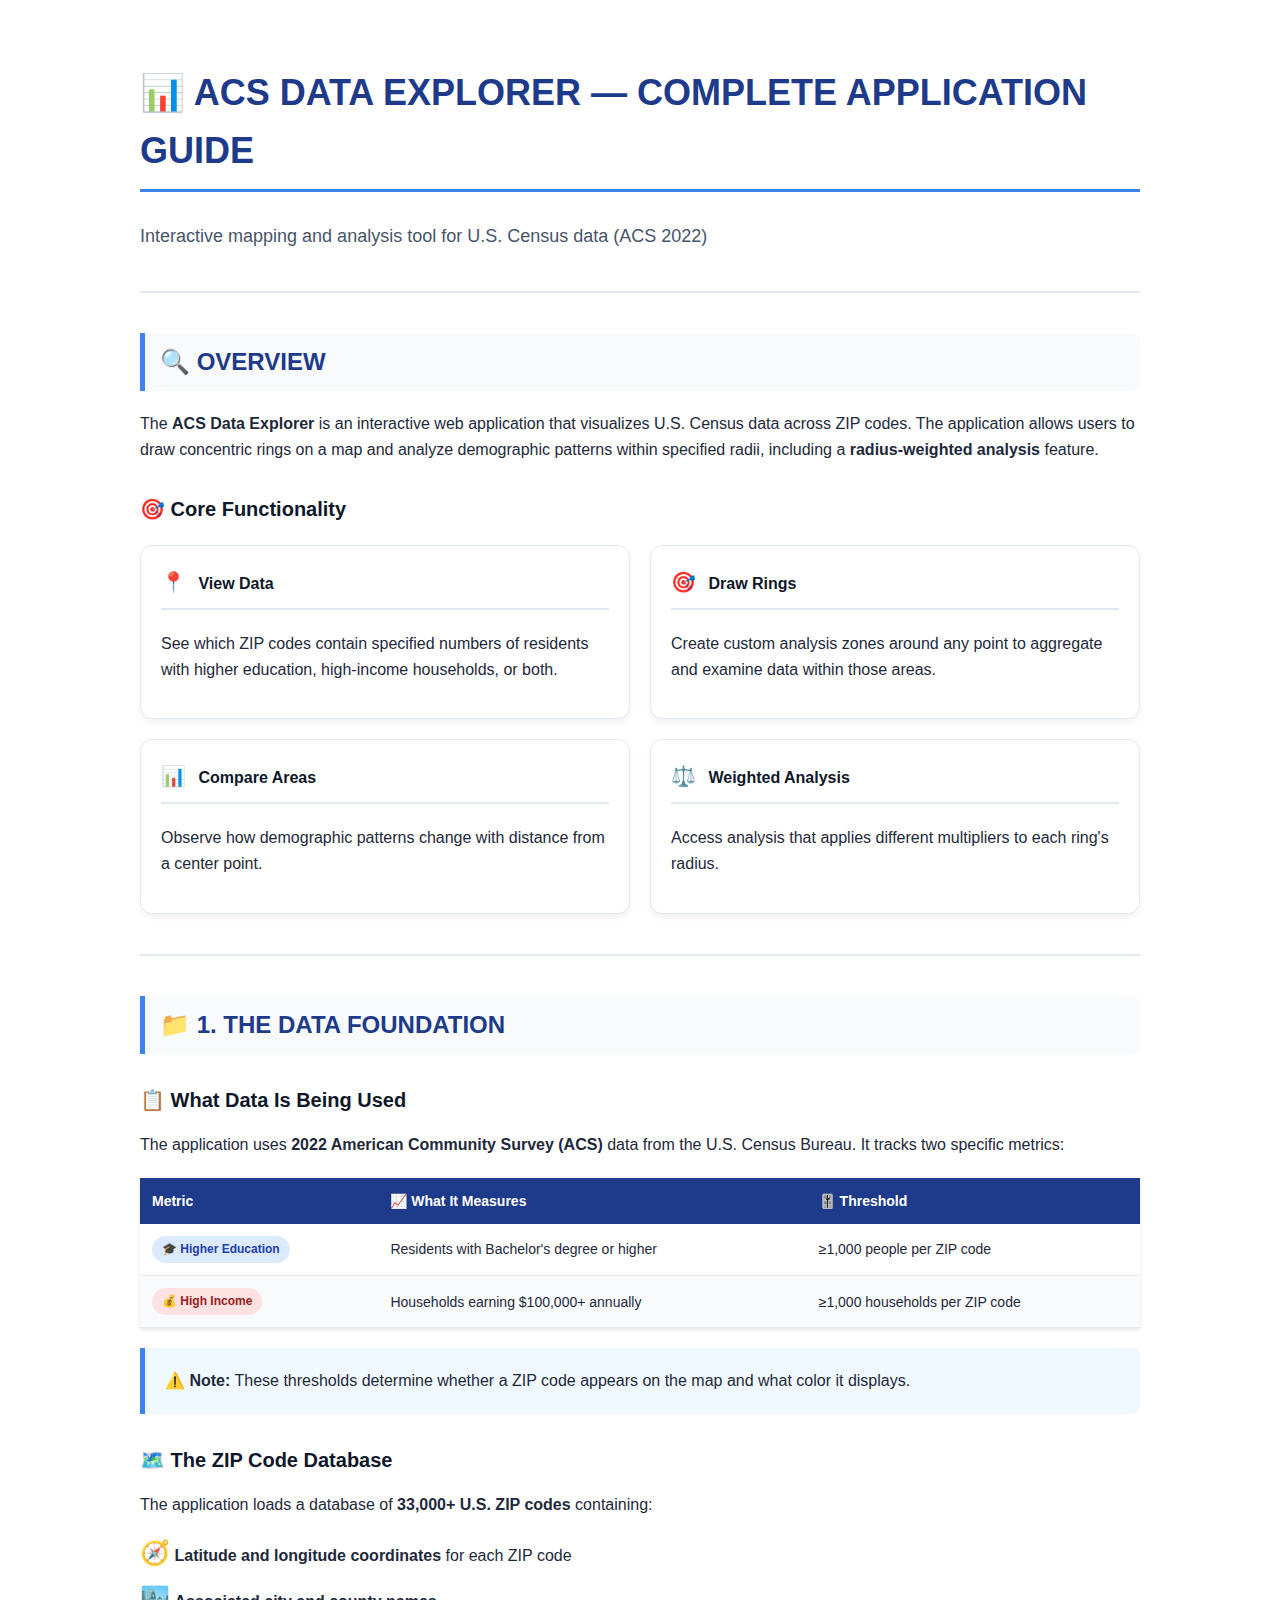
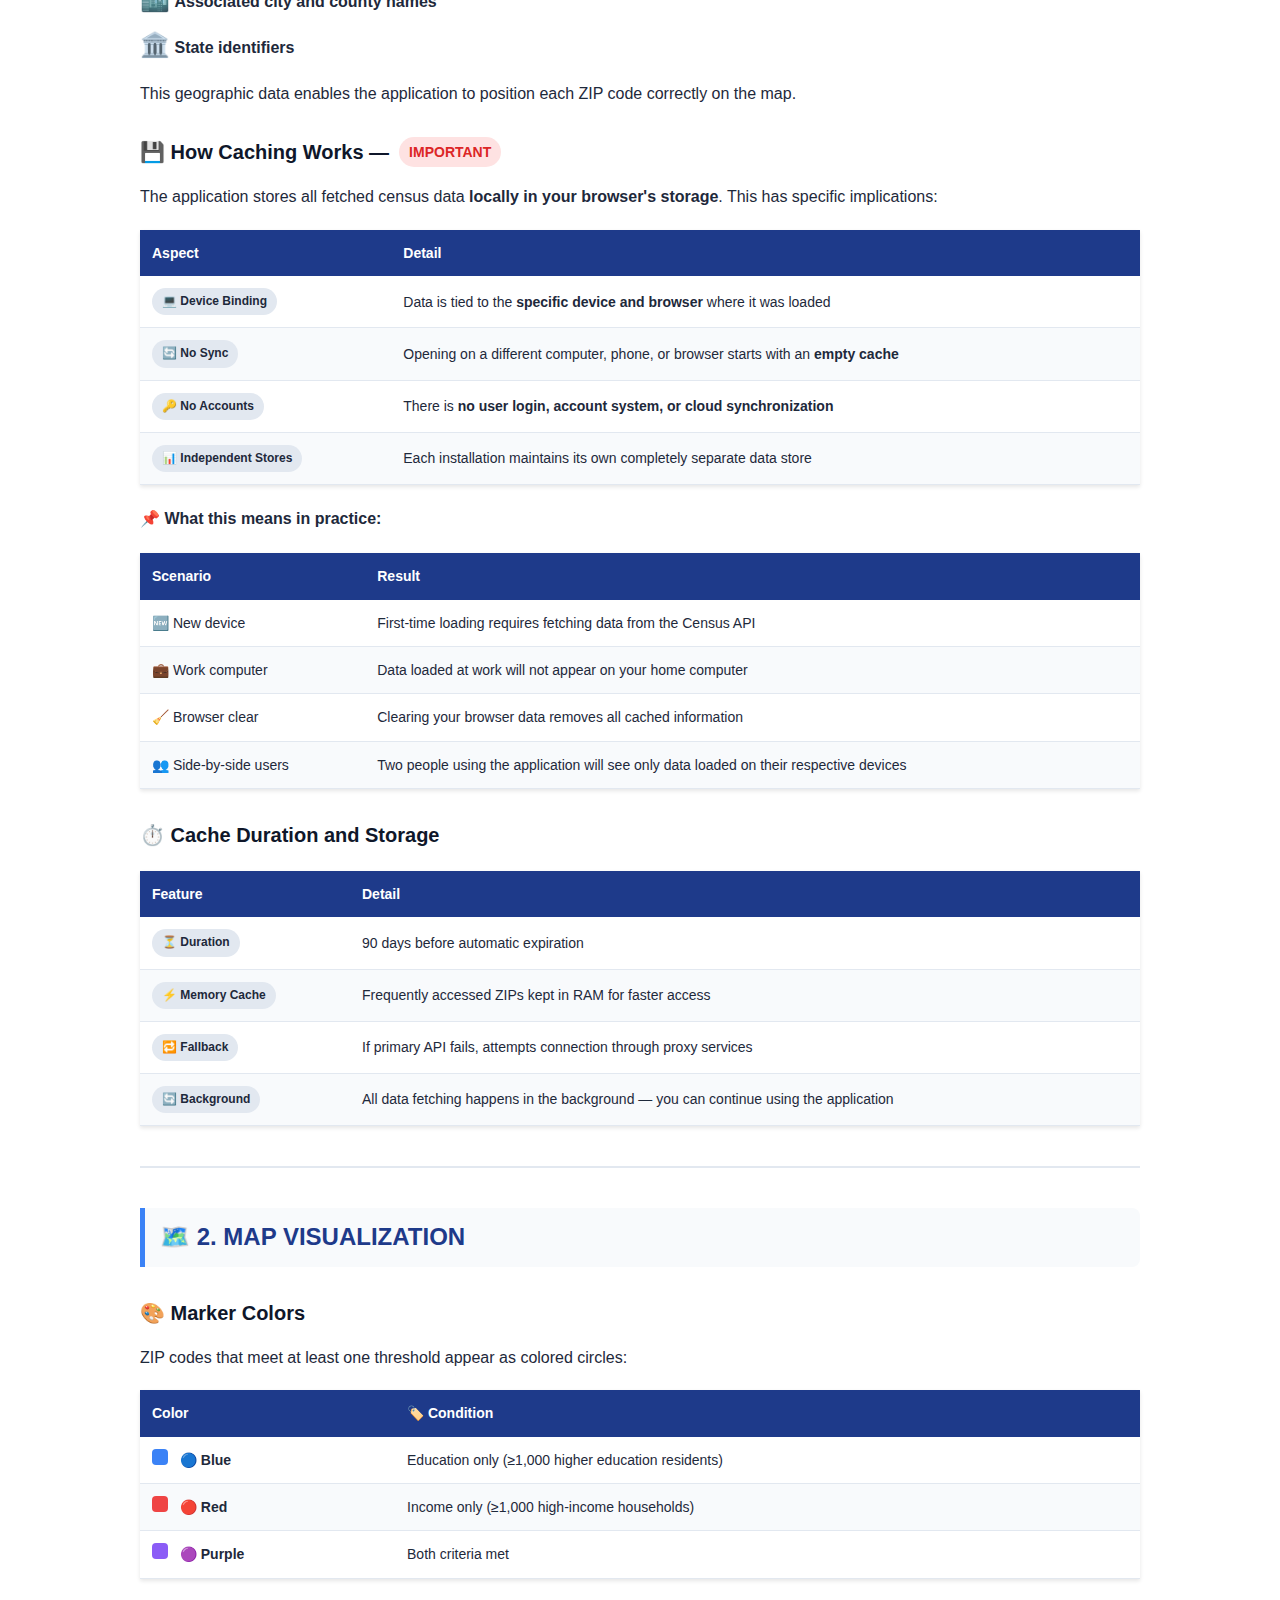
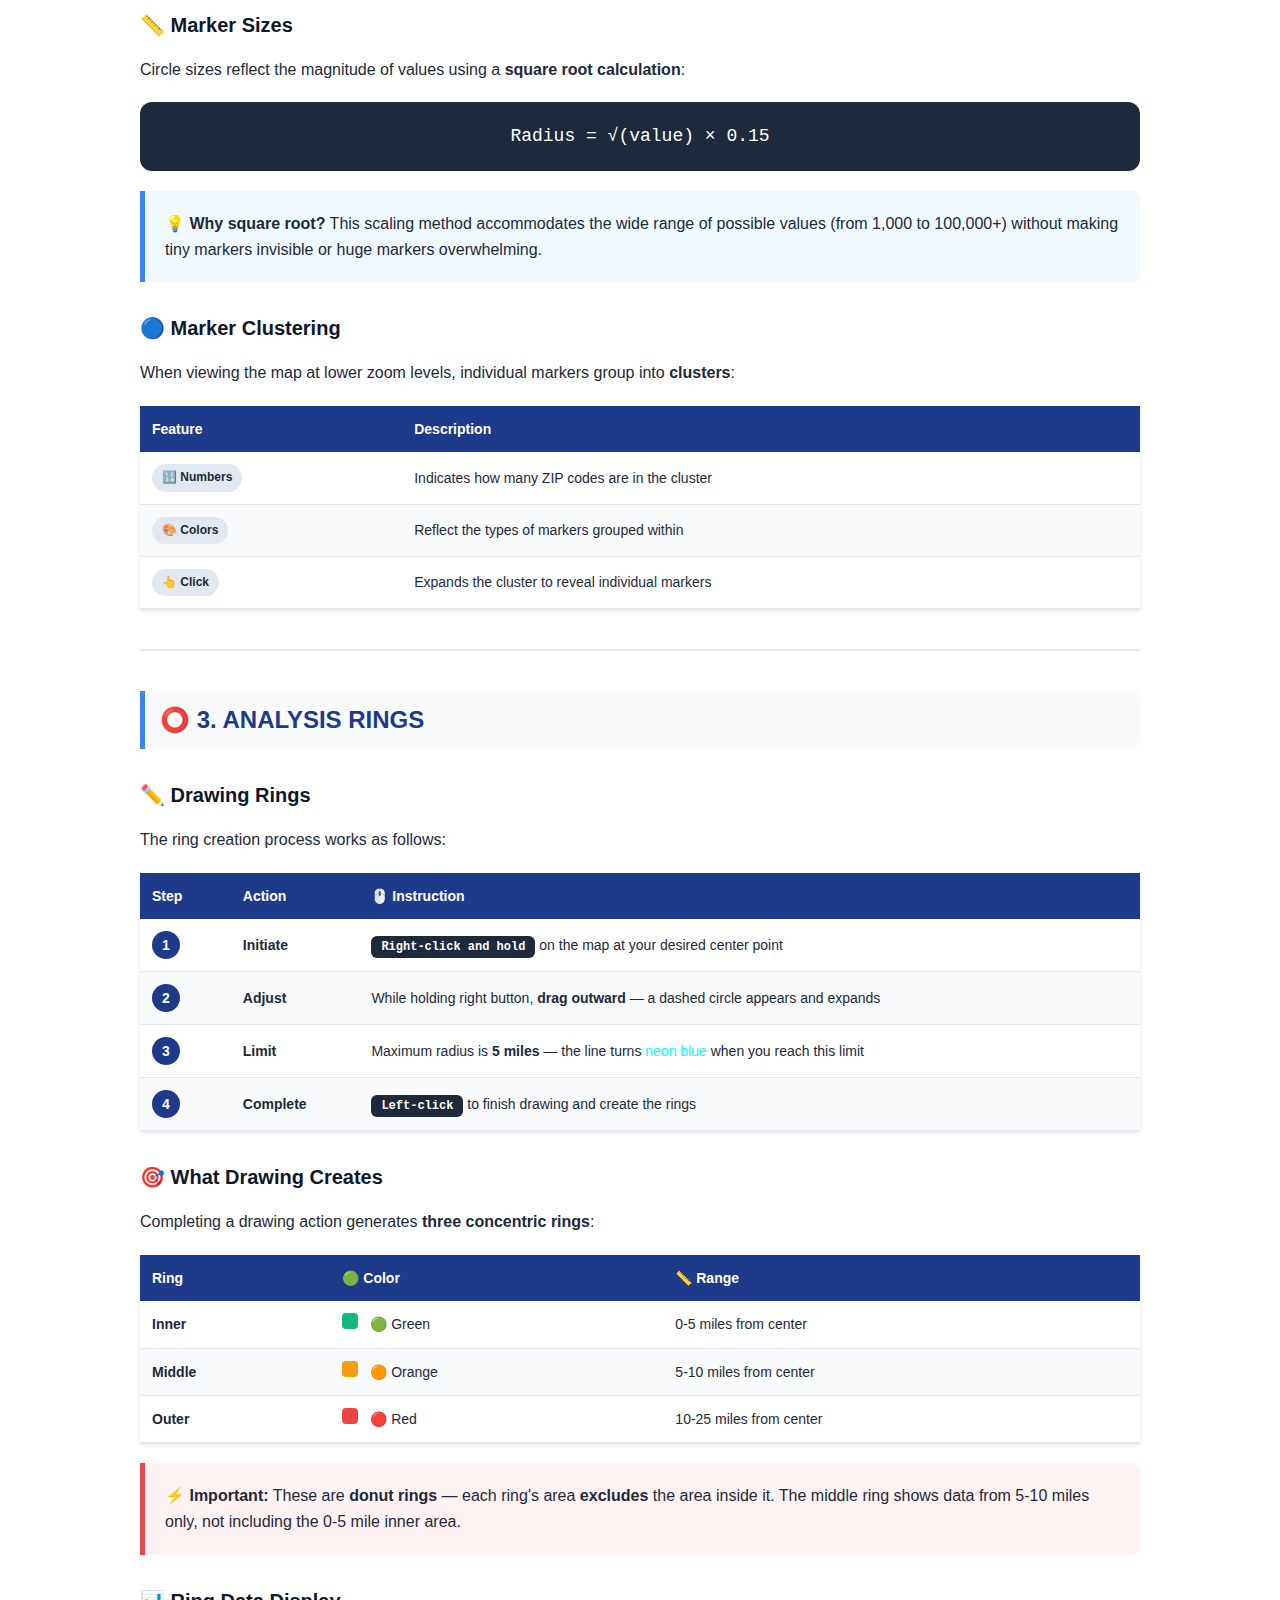
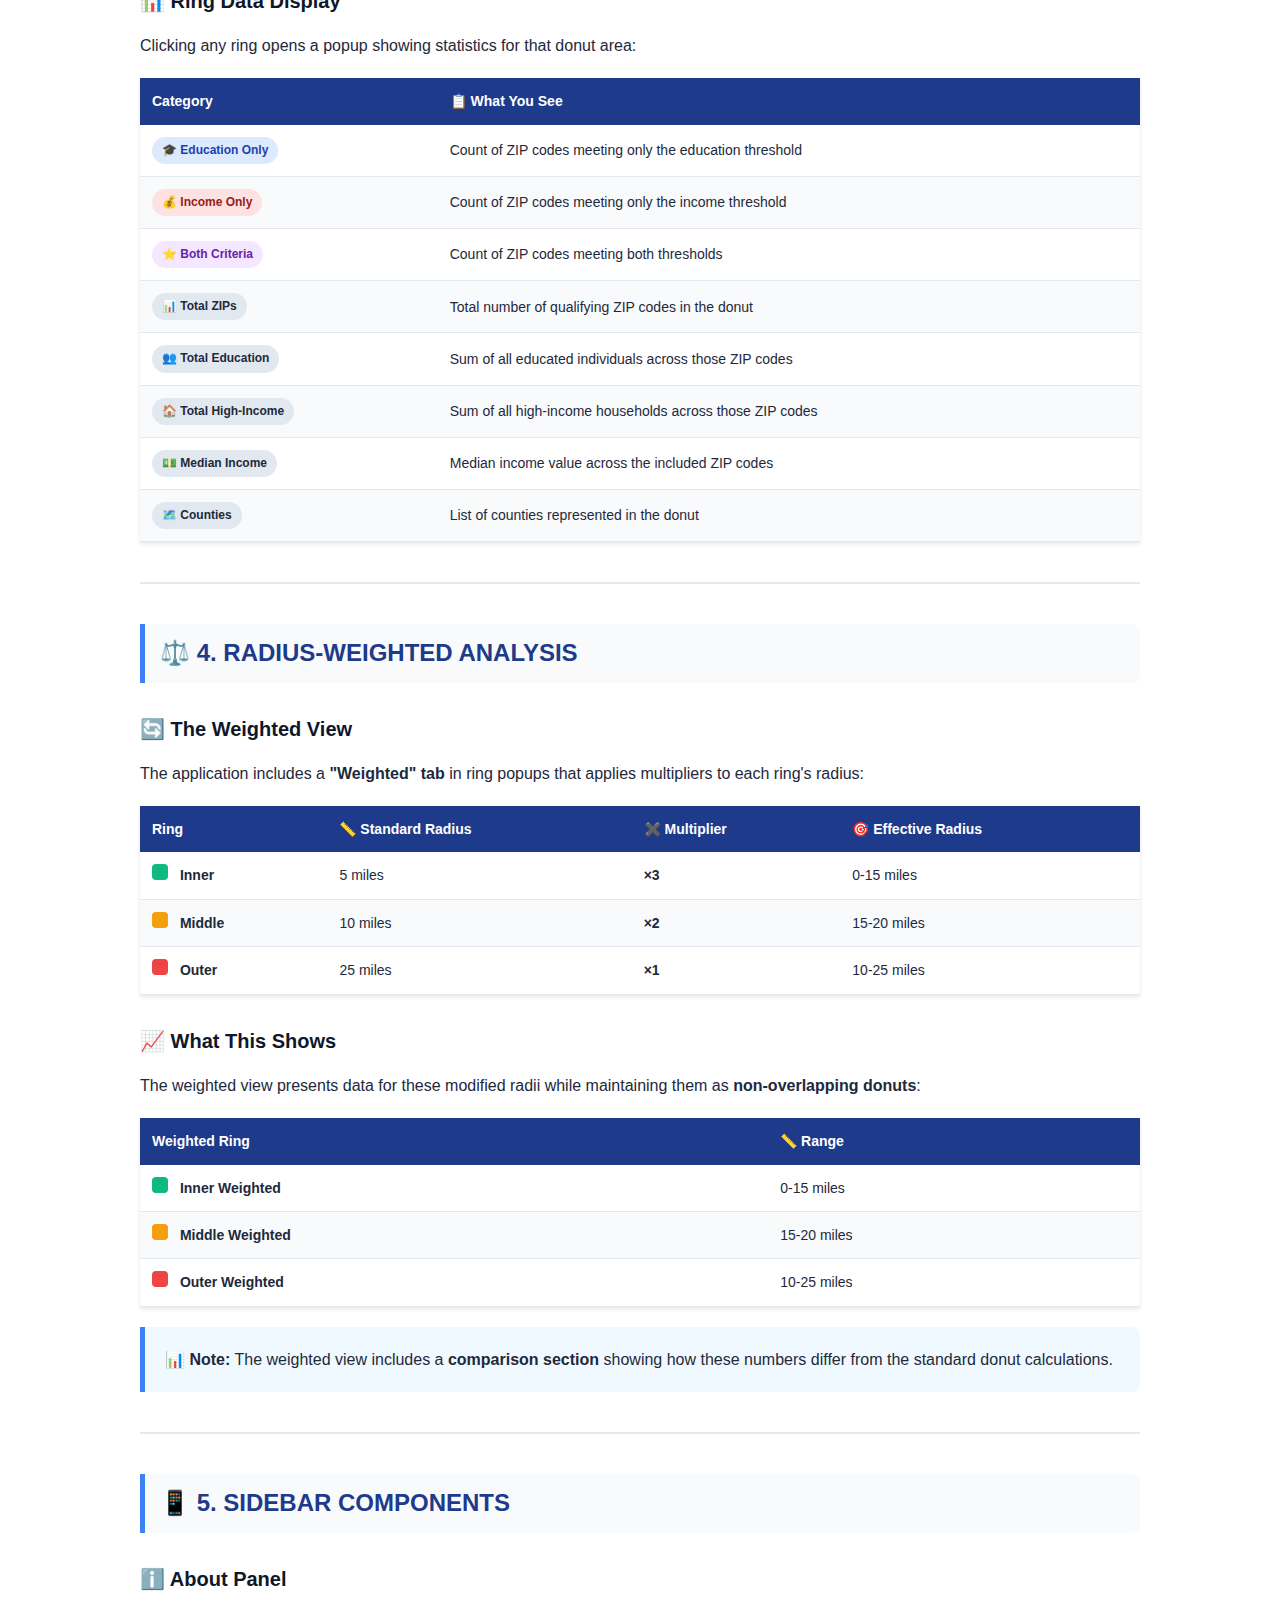
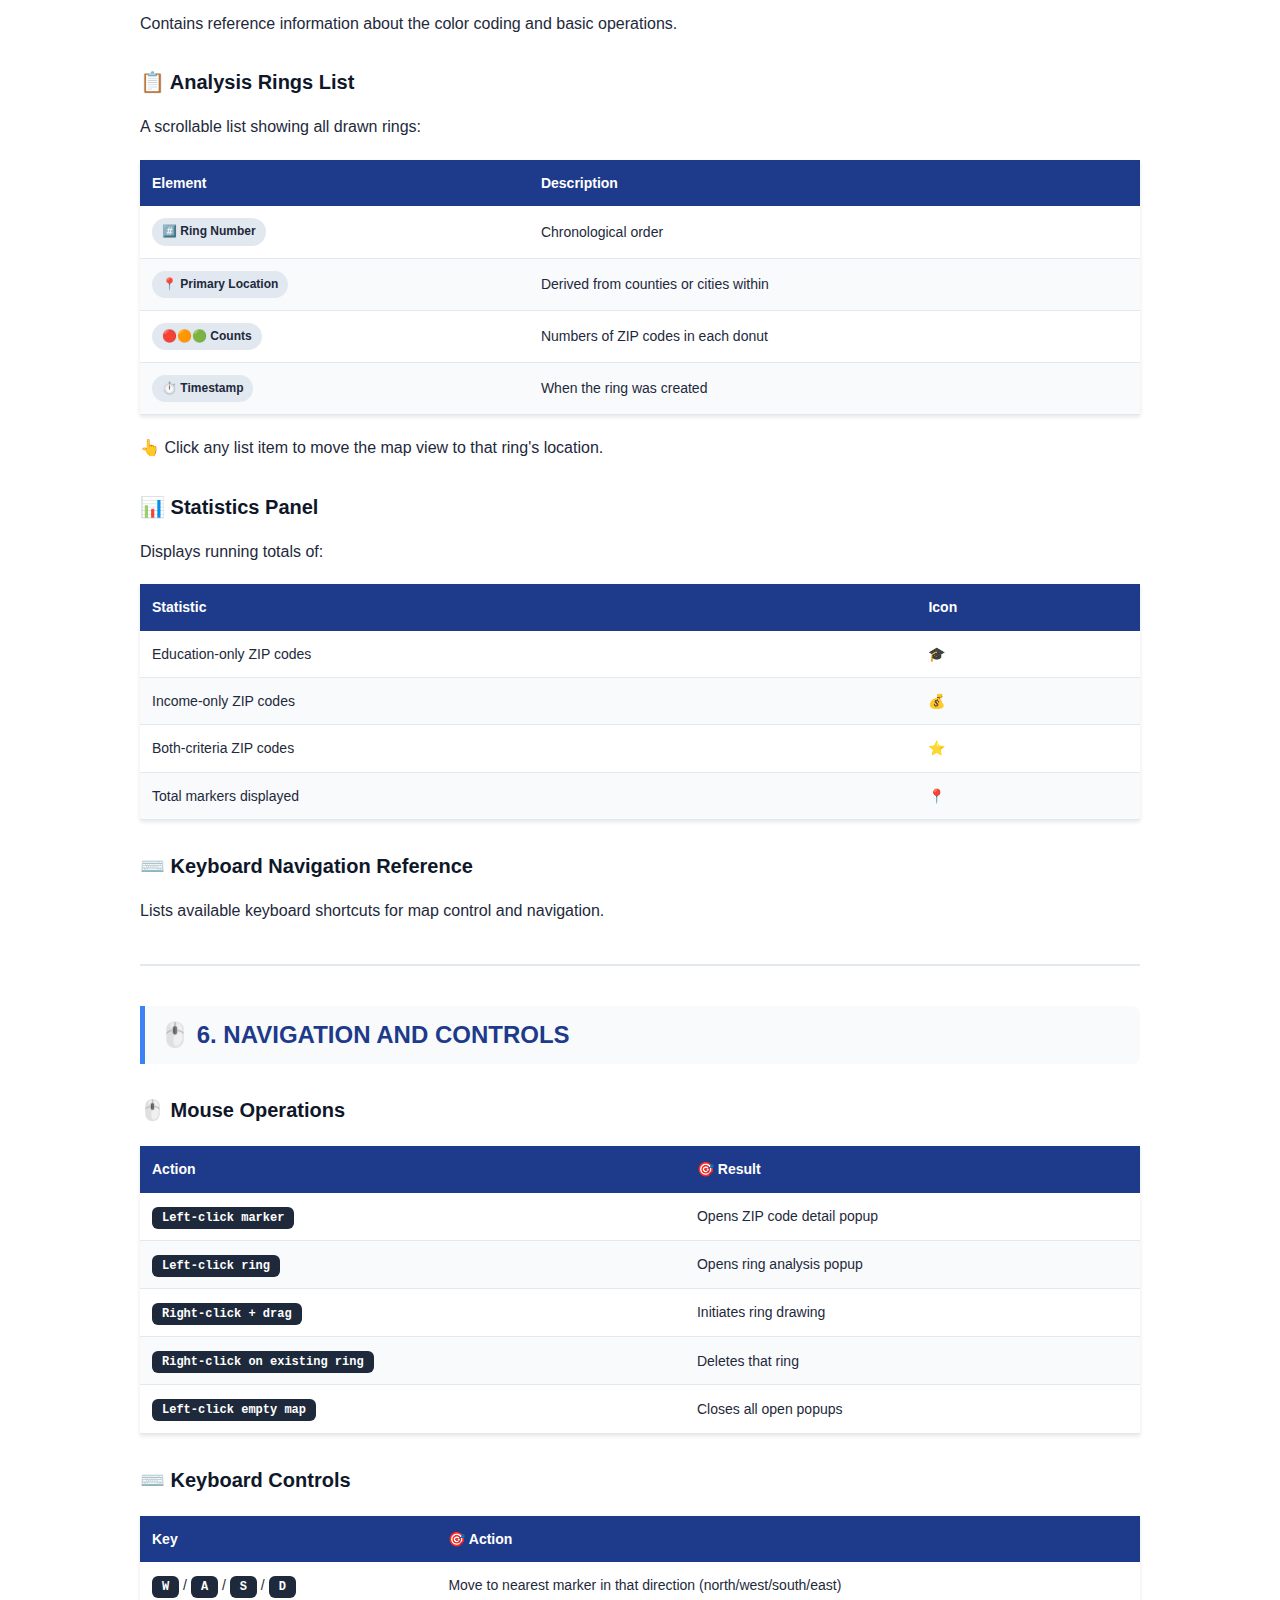
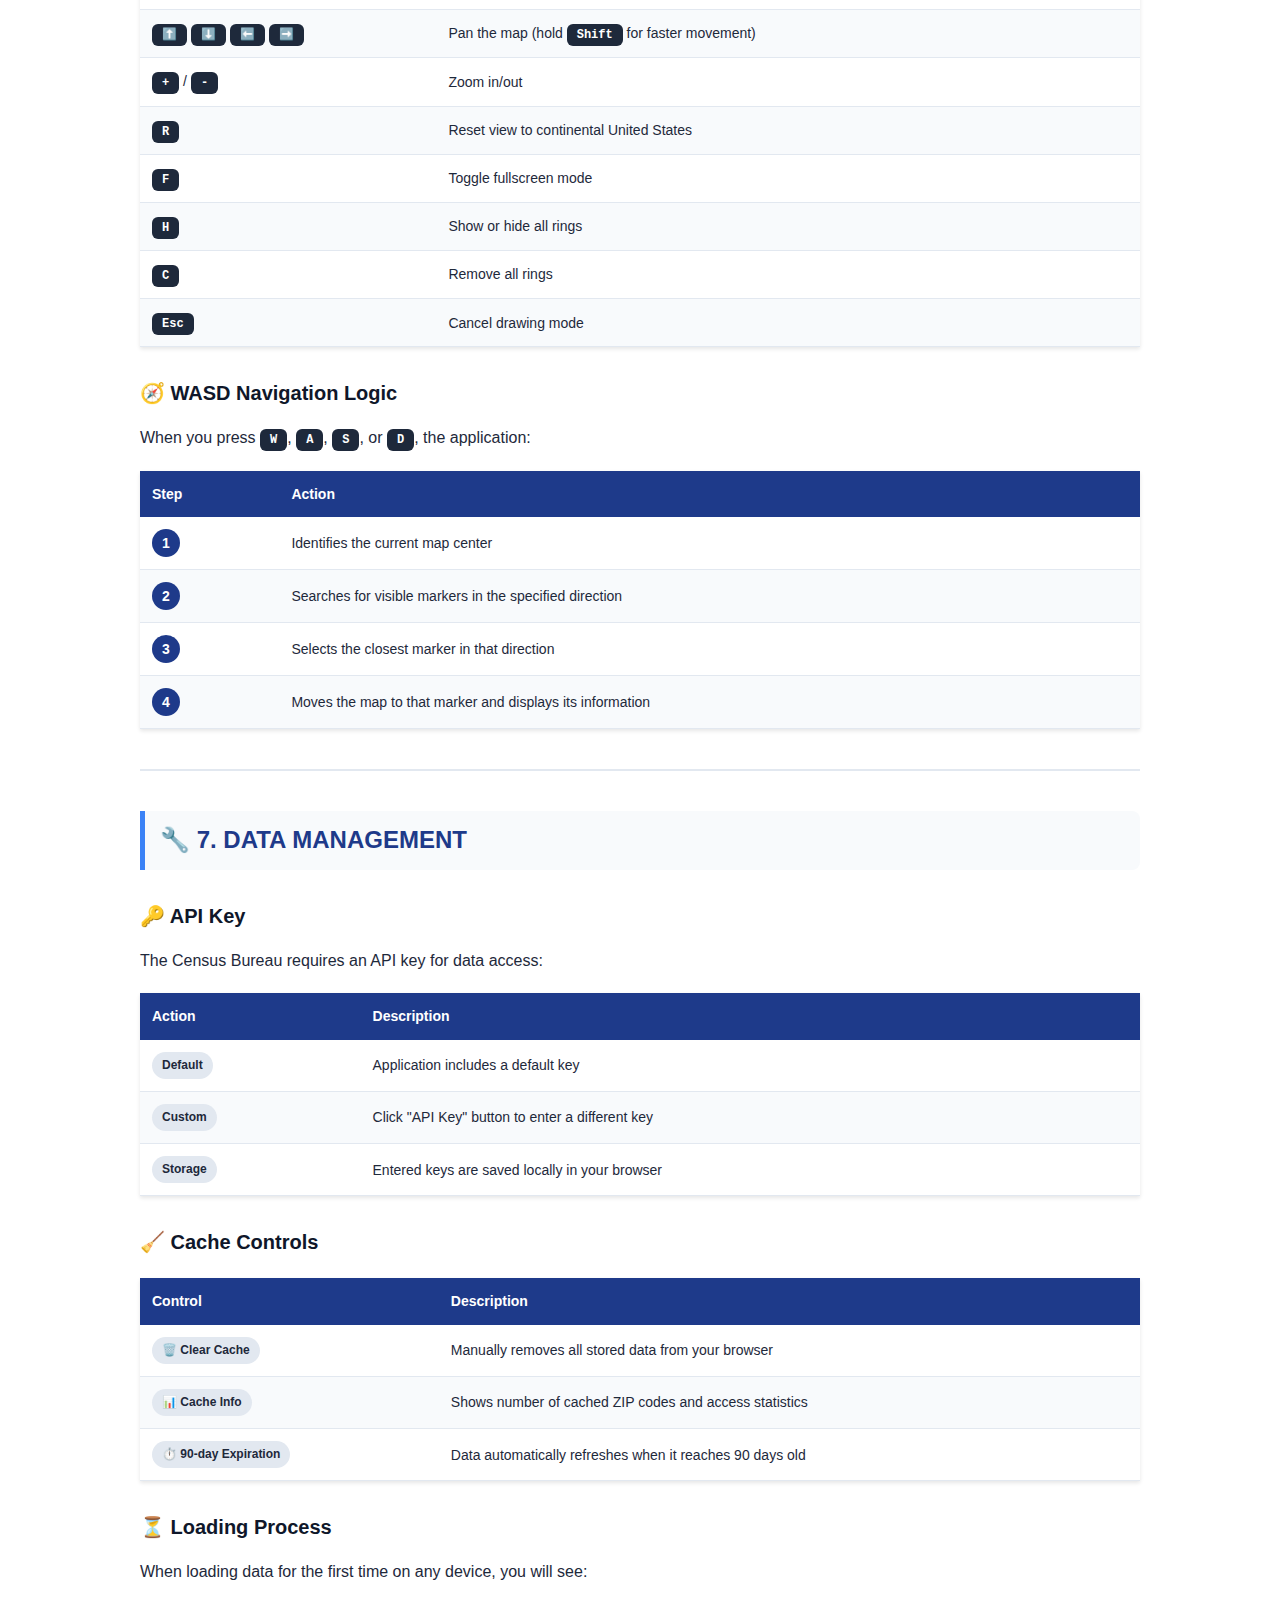
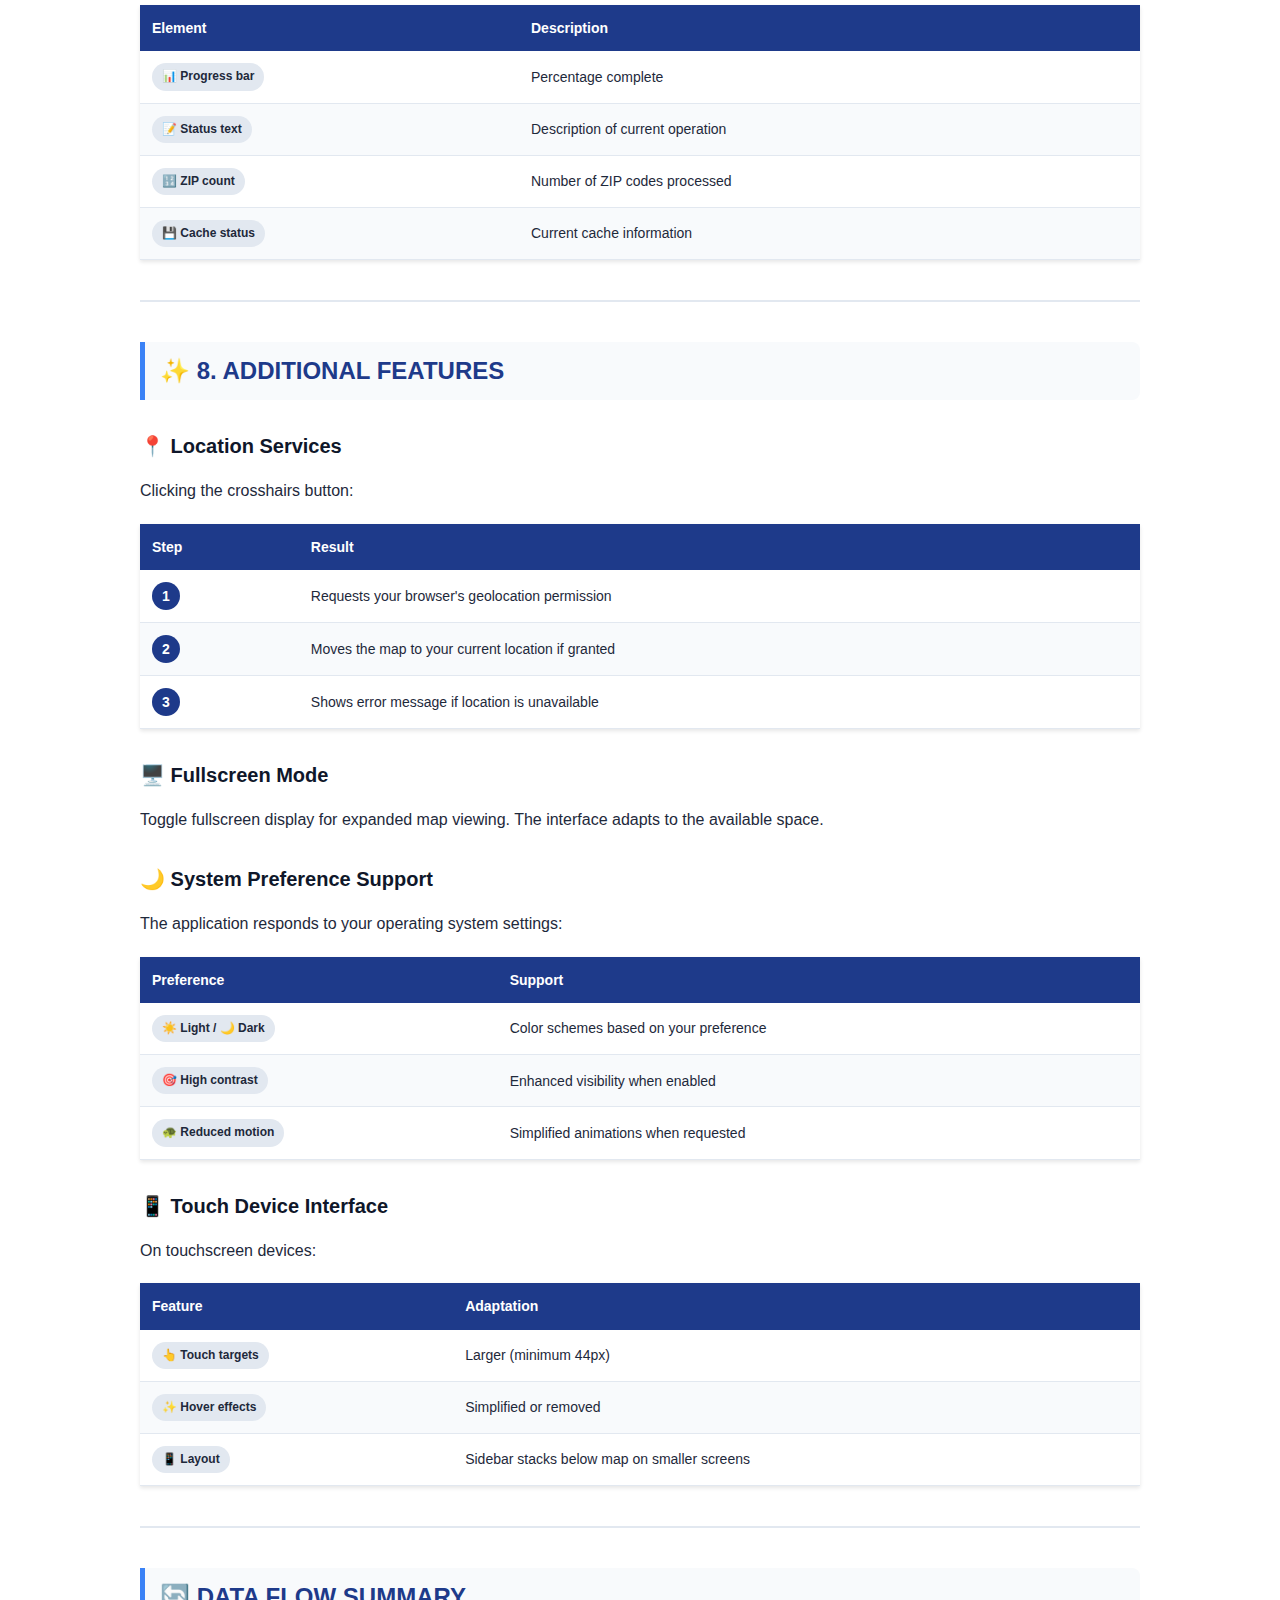
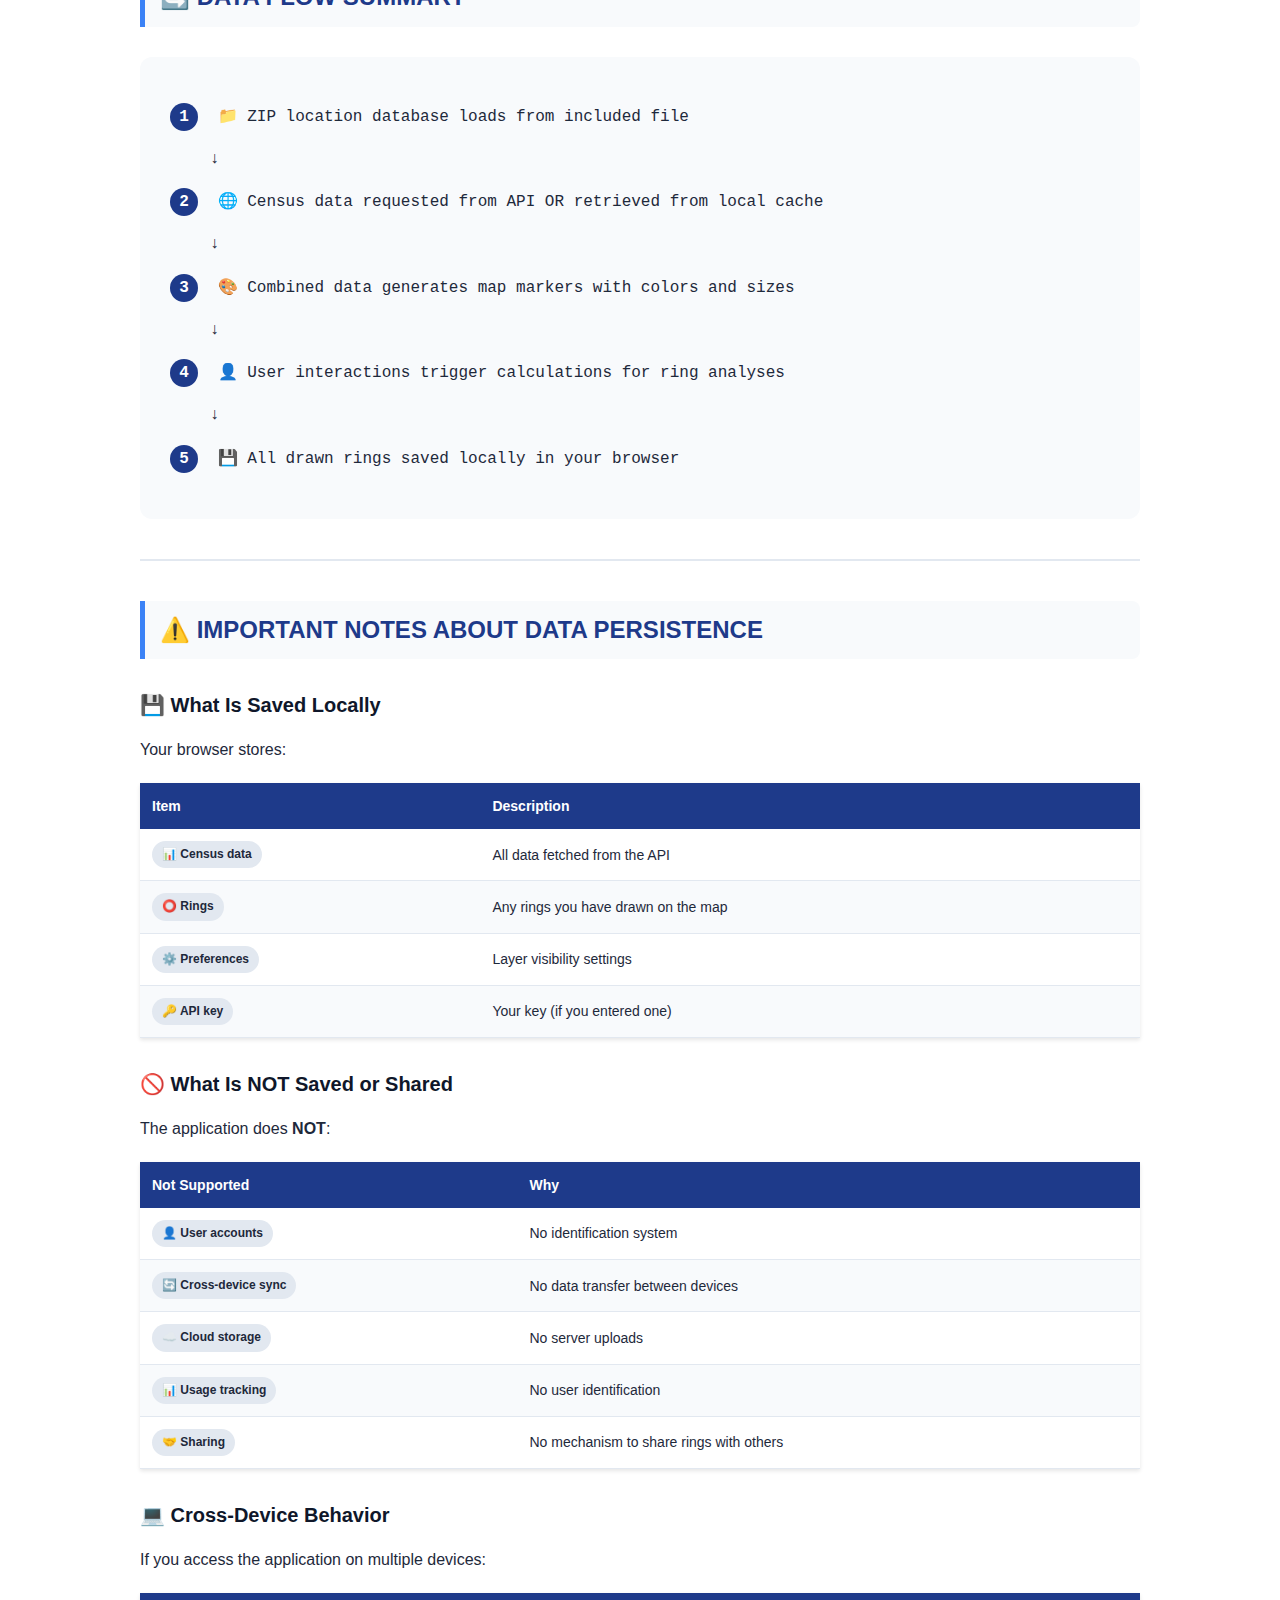
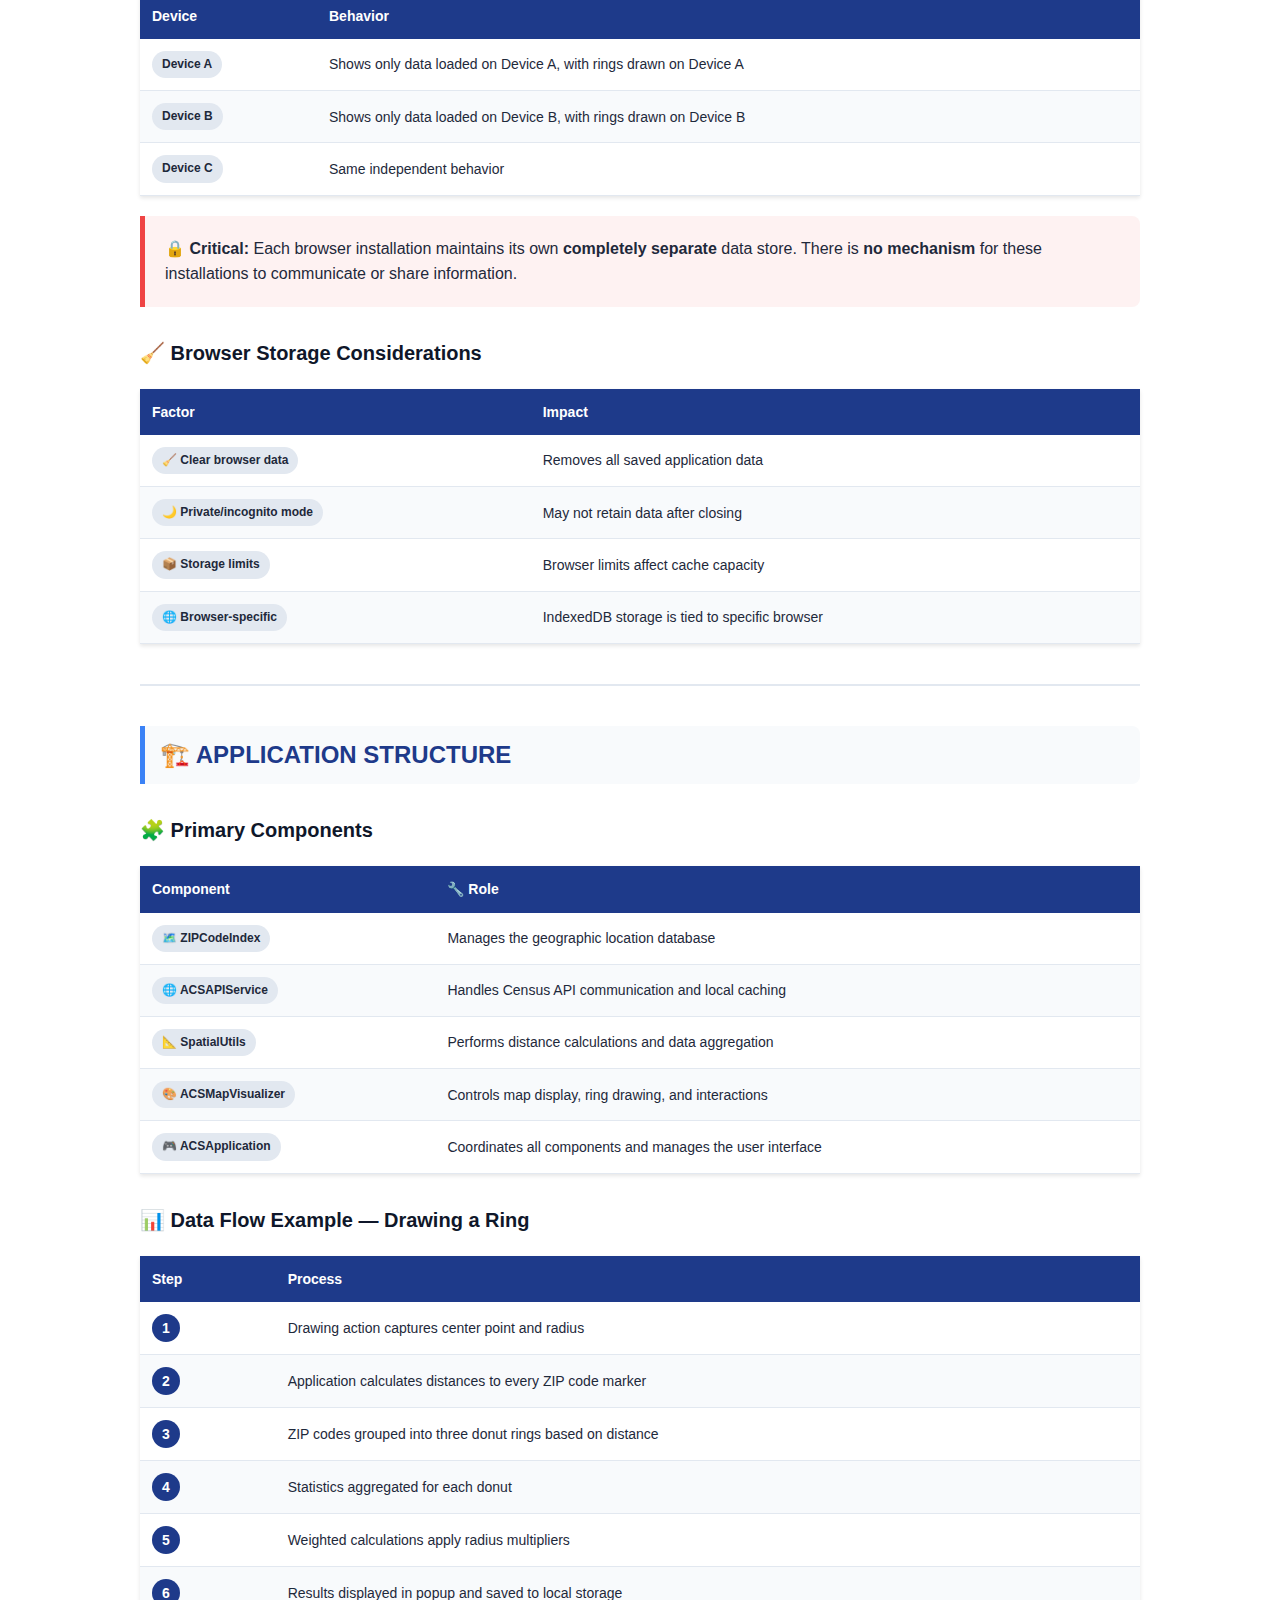
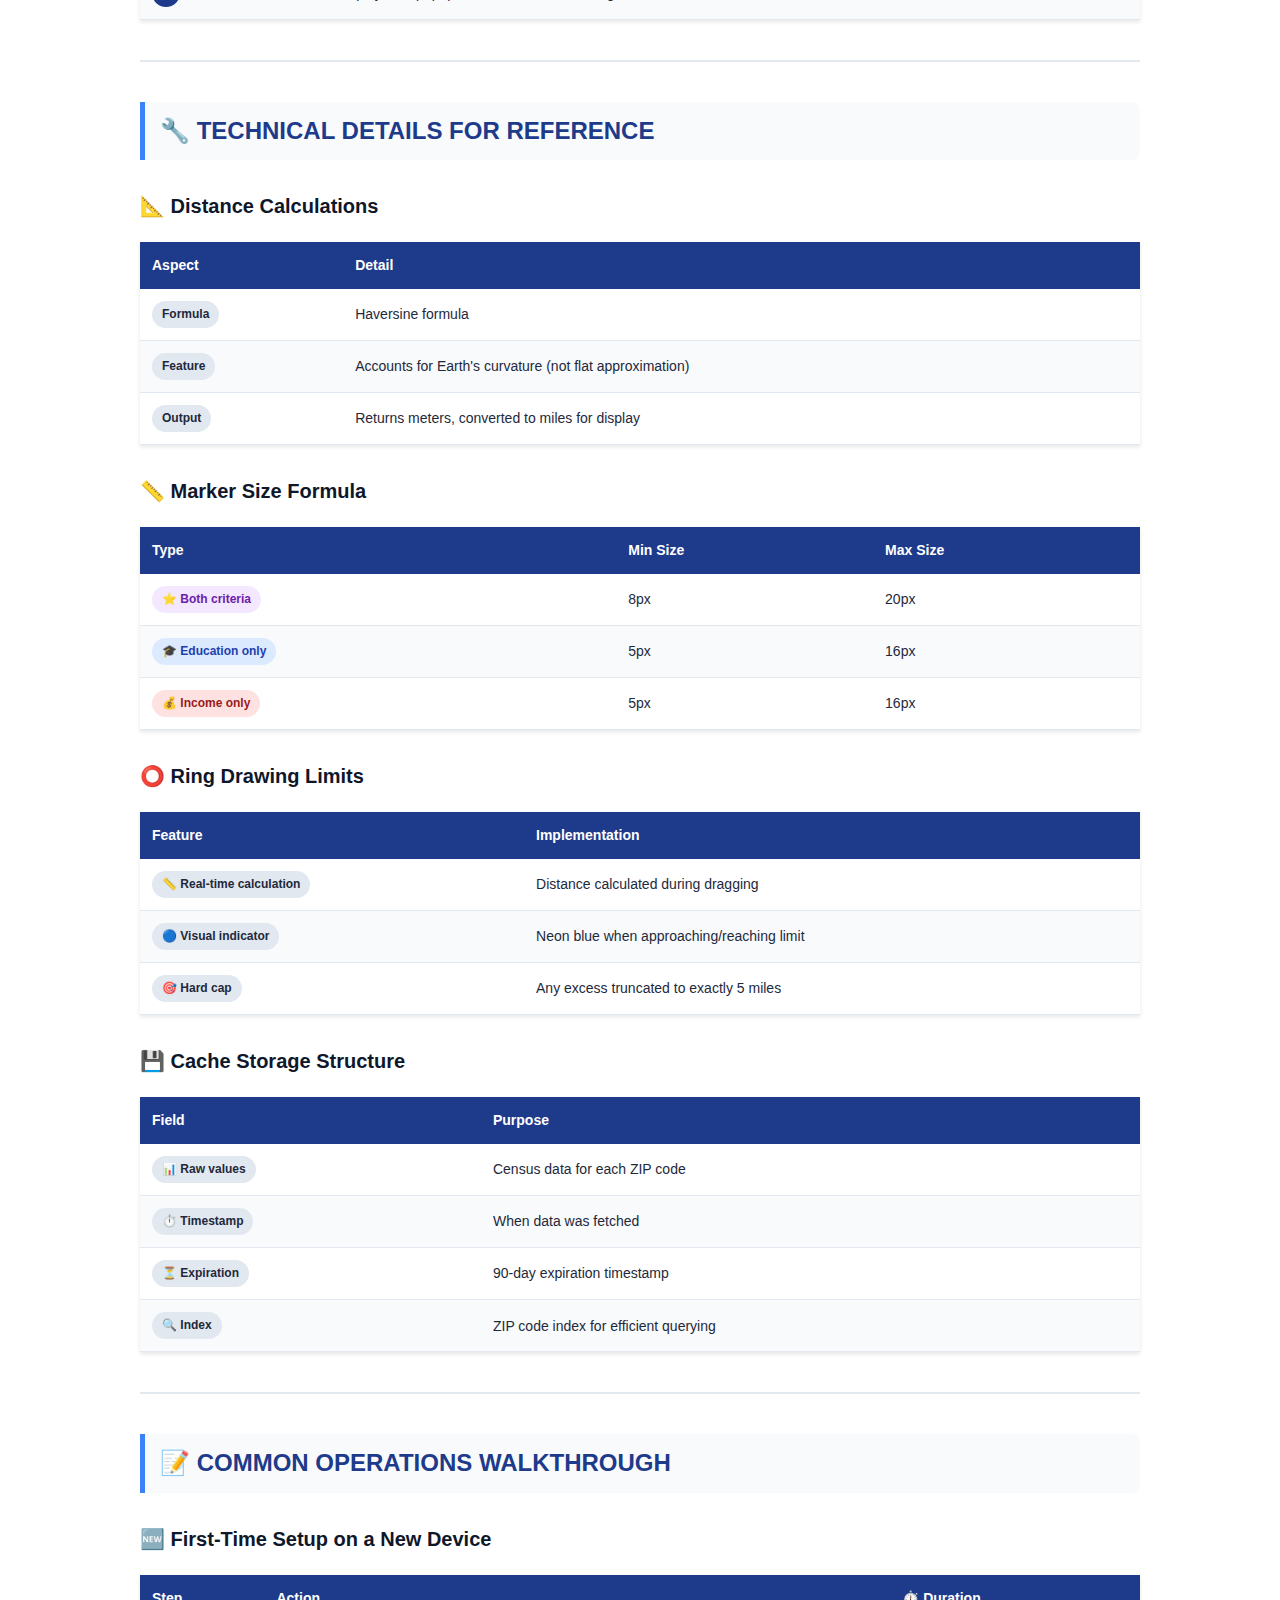
<file: explainer.html>
<!DOCTYPE html>
<html>
<head>
    <meta charset="UTF-8">
    <title>ACS Data Explorer - Complete Guide</title>
    <style>
        body {
            font-family: 'Arial', sans-serif;
            line-height: 1.6;
            max-width: 1000px;
            margin: 0 auto;
            padding: 40px 20px;
            color: #1e293b;
            background: white;
        }
        
        h1 {
            font-size: 36px;
            color: #1e3a8a;
            border-bottom: 3px solid #3b82f6;
            padding-bottom: 10px;
            margin-bottom: 30px;
        }
        
        h2 {
            font-size: 24px;
            color: #1e3a8a;
            margin-top: 40px;
            margin-bottom: 20px;
            padding-left: 10px;
            border-left: 5px solid #3b82f6;
            background: #f8fafc;
            padding: 10px 15px;
            border-radius: 0 8px 8px 0;
        }
        
        h3 {
            font-size: 20px;
            color: #0f172a;
            margin-top: 30px;
            margin-bottom: 15px;
            display: flex;
            align-items: center;
            gap: 10px;
        }
        
        table {
            width: 100%;
            border-collapse: collapse;
            margin: 20px 0;
            font-size: 14px;
            box-shadow: 0 2px 4px rgba(0,0,0,0.1);
        }
        
        th {
            background: #1e3a8a;
            color: white;
            font-weight: 600;
            padding: 12px;
            text-align: left;
        }
        
        td {
            padding: 12px;
            border-bottom: 1px solid #e2e8f0;
        }
        
        tr:nth-child(even) {
            background: #f8fafc;
        }
        
        tr:hover {
            background: #f1f5f9;
        }
        
        .color-box {
            display: inline-block;
            width: 16px;
            height: 16px;
            border-radius: 4px;
            margin-right: 8px;
        }
        
        .blue-bg { background: #3b82f6; }
        .red-bg { background: #ef4444; }
        .purple-bg { background: #8b5cf6; }
        .green-bg { background: #10b981; }
        .orange-bg { background: #f59e0b; }
        
        .badge {
            display: inline-block;
            padding: 4px 10px;
            border-radius: 20px;
            font-size: 12px;
            font-weight: 600;
            background: #e2e8f0;
            color: #1e293b;
        }
        
        .badge-blue {
            background: #dbeafe;
            color: #1e40af;
        }
        
        .badge-red {
            background: #fee2e2;
            color: #991b1b;
        }
        
        .badge-purple {
            background: #f3e8ff;
            color: #6b21a8;
        }
        
        .badge-green {
            background: #d1fae5;
            color: #065f46;
        }
        
        .info-box {
            background: #f0f9ff;
            border-left: 5px solid #3b82f6;
            padding: 20px;
            margin: 20px 0;
            border-radius: 0 8px 8px 0;
        }
        
        .warning-box {
            background: #fef2f2;
            border-left: 5px solid #ef4444;
            padding: 20px;
            margin: 20px 0;
            border-radius: 0 8px 8px 0;
        }
        
        .success-box {
            background: #f0fdf4;
            border-left: 5px solid #22c55e;
            padding: 20px;
            margin: 20px 0;
            border-radius: 0 8px 8px 0;
        }
        
        .grid-2 {
            display: grid;
            grid-template-columns: 1fr 1fr;
            gap: 20px;
            margin: 20px 0;
        }
        
        .card {
            background: white;
            border: 1px solid #e2e8f0;
            border-radius: 12px;
            padding: 20px;
            box-shadow: 0 4px 6px rgba(0,0,0,0.05);
        }
        
        .card h4 {
            margin-top: 0;
            color: #0f172a;
            border-bottom: 2px solid #e2e8f0;
            padding-bottom: 10px;
        }
        
        .icon {
            font-size: 20px;
            margin-right: 8px;
        }
        
        kbd {
            background: #1e293b;
            color: white;
            padding: 4px 10px;
            border-radius: 6px;
            font-family: monospace;
            font-size: 12px;
            font-weight: 600;
        }
        
        hr {
            border: none;
            border-top: 2px solid #e2e8f0;
            margin: 40px 0;
        }
        
        .emoji-large {
            font-size: 24px;
        }
        
        .step-number {
            display: inline-block;
            width: 28px;
            height: 28px;
            background: #1e3a8a;
            color: white;
            border-radius: 50%;
            text-align: center;
            line-height: 28px;
            font-weight: bold;
            margin-right: 10px;
        }
        
        .footnote {
            font-size: 12px;
            color: #64748b;
            margin-top: 5px;
        }
        
        @media print {
            body {
                padding: 20px;
            }
            
            .card {
                break-inside: avoid;
            }
        }
    </style>
</head>
<body>

<h1>📊 ACS DATA EXPLORER — COMPLETE APPLICATION GUIDE</h1>

<p style="font-size: 18px; color: #475569; margin-bottom: 40px;">Interactive mapping and analysis tool for U.S. Census data (ACS 2022)</p>

<hr>

<h2>🔍 OVERVIEW</h2>

<p>The <strong>ACS Data Explorer</strong> is an interactive web application that visualizes U.S. Census data across ZIP codes. The application allows users to draw concentric rings on a map and analyze demographic patterns within specified radii, including a <strong>radius-weighted analysis</strong> feature.</p>

<h3>🎯 Core Functionality</h3>

<div class="grid-2">
    <div class="card">
        <h4><span class="icon">📍</span> View Data</h4>
        <p>See which ZIP codes contain specified numbers of residents with higher education, high-income households, or both.</p>
    </div>
    <div class="card">
        <h4><span class="icon">🎯</span> Draw Rings</h4>
        <p>Create custom analysis zones around any point to aggregate and examine data within those areas.</p>
    </div>
    <div class="card">
        <h4><span class="icon">📊</span> Compare Areas</h4>
        <p>Observe how demographic patterns change with distance from a center point.</p>
    </div>
    <div class="card">
        <h4><span class="icon">⚖️</span> Weighted Analysis</h4>
        <p>Access analysis that applies different multipliers to each ring's radius.</p>
    </div>
</div>

<hr>

<h2>📁 1. THE DATA FOUNDATION</h2>

<h3>📋 What Data Is Being Used</h3>

<p>The application uses <strong>2022 American Community Survey (ACS)</strong> data from the U.S. Census Bureau. It tracks two specific metrics:</p>

<table>
    <thead>
        <tr>
            <th>Metric</th>
            <th>📈 What It Measures</th>
            <th>🎚️ Threshold</th>
        </tr>
    </thead>
    <tbody>
        <tr>
            <td><span class="badge badge-blue">🎓 Higher Education</span></td>
            <td>Residents with Bachelor's degree or higher</td>
            <td>≥1,000 people per ZIP code</td>
        </tr>
        <tr>
            <td><span class="badge badge-red">💰 High Income</span></td>
            <td>Households earning $100,000+ annually</td>
            <td>≥1,000 households per ZIP code</td>
        </tr>
    </tbody>
</table>

<div class="info-box">
    <strong>⚠️ Note:</strong> These thresholds determine whether a ZIP code appears on the map and what color it displays.
</div>

<h3>🗺️ The ZIP Code Database</h3>

<p>The application loads a database of <strong>33,000+ U.S. ZIP codes</strong> containing:</p>

<ul style="list-style-type: none; padding-left: 0;">
    <li style="margin-bottom: 8px;"><span class="emoji-large">🧭</span> <strong>Latitude and longitude coordinates</strong> for each ZIP code</li>
    <li style="margin-bottom: 8px;"><span class="emoji-large">🏙️</span> <strong>Associated city and county names</strong></li>
    <li style="margin-bottom: 8px;"><span class="emoji-large">🏛️</span> <strong>State identifiers</strong></li>
</ul>

<p>This geographic data enables the application to position each ZIP code correctly on the map.</p>

<h3>💾 How Caching Works — <span style="color: #dc2626; background: #fee2e2; padding: 4px 10px; border-radius: 20px; font-size: 14px;">IMPORTANT</span></h3>

<p>The application stores all fetched census data <strong>locally in your browser's storage</strong>. This has specific implications:</p>

<table>
    <thead>
        <tr>
            <th>Aspect</th>
            <th>Detail</th>
        </tr>
    </thead>
    <tbody>
        <tr>
            <td><span class="badge">💻 Device Binding</span></td>
            <td>Data is tied to the <strong>specific device and browser</strong> where it was loaded</td>
        </tr>
        <tr>
            <td><span class="badge">🔄 No Sync</span></td>
            <td>Opening on a different computer, phone, or browser starts with an <strong>empty cache</strong></td>
        </tr>
        <tr>
            <td><span class="badge">🔑 No Accounts</span></td>
            <td>There is <strong>no user login, account system, or cloud synchronization</strong></td>
        </tr>
        <tr>
            <td><span class="badge">📊 Independent Stores</span></td>
            <td>Each installation maintains its own completely separate data store</td>
        </tr>
    </tbody>
</table>

<h4>📌 What this means in practice:</h4>

<table>
    <thead>
        <tr>
            <th>Scenario</th>
            <th>Result</th>
        </tr>
    </thead>
    <tbody>
        <tr>
            <td>🆕 New device</td>
            <td>First-time loading requires fetching data from the Census API</td>
        </tr>
        <tr>
            <td>💼 Work computer</td>
            <td>Data loaded at work will not appear on your home computer</td>
        </tr>
        <tr>
            <td>🧹 Browser clear</td>
            <td>Clearing your browser data removes all cached information</td>
        </tr>
        <tr>
            <td>👥 Side-by-side users</td>
            <td>Two people using the application will see only data loaded on their respective devices</td>
        </tr>
    </tbody>
</table>

<h3>⏱️ Cache Duration and Storage</h3>

<table>
    <thead>
        <tr>
            <th>Feature</th>
            <th>Detail</th>
        </tr>
    </thead>
    <tbody>
        <tr>
            <td><span class="badge">⏳ Duration</span></td>
            <td>90 days before automatic expiration</td>
        </tr>
        <tr>
            <td><span class="badge">⚡ Memory Cache</span></td>
            <td>Frequently accessed ZIPs kept in RAM for faster access</td>
        </tr>
        <tr>
            <td><span class="badge">🔁 Fallback</span></td>
            <td>If primary API fails, attempts connection through proxy services</td>
        </tr>
        <tr>
            <td><span class="badge">🔄 Background</span></td>
            <td>All data fetching happens in the background — you can continue using the application</td>
        </tr>
    </tbody>
</table>

<hr>

<h2>🗺️ 2. MAP VISUALIZATION</h2>

<h3>🎨 Marker Colors</h3>

<p>ZIP codes that meet at least one threshold appear as colored circles:</p>

<table>
    <thead>
        <tr>
            <th>Color</th>
            <th>🏷️ Condition</th>
        </tr>
    </thead>
    <tbody>
        <tr>
            <td><span class="color-box blue-bg"></span> 🔵 <strong>Blue</strong></td>
            <td>Education only (≥1,000 higher education residents)</td>
        </tr>
        <tr>
            <td><span class="color-box red-bg"></span> 🔴 <strong>Red</strong></td>
            <td>Income only (≥1,000 high-income households)</td>
        </tr>
        <tr>
            <td><span class="color-box purple-bg"></span> 🟣 <strong>Purple</strong></td>
            <td>Both criteria met</td>
        </tr>
    </tbody>
</table>

<h3>📏 Marker Sizes</h3>

<p>Circle sizes reflect the magnitude of values using a <strong>square root calculation</strong>:</p>

<div style="background: #1e293b; color: white; padding: 20px; border-radius: 12px; font-family: monospace; font-size: 18px; text-align: center; margin: 20px 0;">
    Radius = √(value) × 0.15
</div>

<div class="info-box">
    <strong>💡 Why square root?</strong> This scaling method accommodates the wide range of possible values (from 1,000 to 100,000+) without making tiny markers invisible or huge markers overwhelming.
</div>

<h3>🔵 Marker Clustering</h3>

<p>When viewing the map at lower zoom levels, individual markers group into <strong>clusters</strong>:</p>

<table>
    <thead>
        <tr>
            <th>Feature</th>
            <th>Description</th>
        </tr>
    </thead>
    <tbody>
        <tr>
            <td><span class="badge">🔢 Numbers</span></td>
            <td>Indicates how many ZIP codes are in the cluster</td>
        </tr>
        <tr>
            <td><span class="badge">🎨 Colors</span></td>
            <td>Reflect the types of markers grouped within</td>
        </tr>
        <tr>
            <td><span class="badge">👆 Click</span></td>
            <td>Expands the cluster to reveal individual markers</td>
        </tr>
    </tbody>
</table>

<hr>

<h2>⭕ 3. ANALYSIS RINGS</h2>

<h3>✏️ Drawing Rings</h3>

<p>The ring creation process works as follows:</p>

<table>
    <thead>
        <tr>
            <th>Step</th>
            <th>Action</th>
            <th>🖱️ Instruction</th>
        </tr>
    </thead>
    <tbody>
        <tr>
            <td><span class="step-number">1</span></td>
            <td><strong>Initiate</strong></td>
            <td><kbd>Right-click and hold</kbd> on the map at your desired center point</td>
        </tr>
        <tr>
            <td><span class="step-number">2</span></td>
            <td><strong>Adjust</strong></td>
            <td>While holding right button, <strong>drag outward</strong> — a dashed circle appears and expands</td>
        </tr>
        <tr>
            <td><span class="step-number">3</span></td>
            <td><strong>Limit</strong></td>
            <td>Maximum radius is <strong>5 miles</strong> — the line turns <span style="color: #00ffff;">neon blue</span> when you reach this limit</td>
        </tr>
        <tr>
            <td><span class="step-number">4</span></td>
            <td><strong>Complete</strong></td>
            <td><kbd>Left-click</kbd> to finish drawing and create the rings</td>
        </tr>
    </tbody>
</table>

<h3>🎯 What Drawing Creates</h3>

<p>Completing a drawing action generates <strong>three concentric rings</strong>:</p>

<table>
    <thead>
        <tr>
            <th>Ring</th>
            <th>🟢 Color</th>
            <th>📏 Range</th>
        </tr>
    </thead>
    <tbody>
        <tr>
            <td><strong>Inner</strong></td>
            <td><span class="color-box green-bg"></span> 🟢 Green</td>
            <td>0-5 miles from center</td>
        </tr>
        <tr>
            <td><strong>Middle</strong></td>
            <td><span class="color-box orange-bg"></span> 🟠 Orange</td>
            <td>5-10 miles from center</td>
        </tr>
        <tr>
            <td><strong>Outer</strong></td>
            <td><span class="color-box red-bg"></span> 🔴 Red</td>
            <td>10-25 miles from center</td>
        </tr>
    </tbody>
</table>

<div class="warning-box">
    <strong>⚡ Important:</strong> These are <strong>donut rings</strong> — each ring's area <strong>excludes</strong> the area inside it. The middle ring shows data from 5-10 miles only, not including the 0-5 mile inner area.
</div>

<h3>📊 Ring Data Display</h3>

<p>Clicking any ring opens a popup showing statistics for that donut area:</p>

<table>
    <thead>
        <tr>
            <th>Category</th>
            <th>📋 What You See</th>
        </tr>
    </thead>
    <tbody>
        <tr>
            <td><span class="badge badge-blue">🎓 Education Only</span></td>
            <td>Count of ZIP codes meeting only the education threshold</td>
        </tr>
        <tr>
            <td><span class="badge badge-red">💰 Income Only</span></td>
            <td>Count of ZIP codes meeting only the income threshold</td>
        </tr>
        <tr>
            <td><span class="badge badge-purple">⭐ Both Criteria</span></td>
            <td>Count of ZIP codes meeting both thresholds</td>
        </tr>
        <tr>
            <td><span class="badge">📊 Total ZIPs</span></td>
            <td>Total number of qualifying ZIP codes in the donut</td>
        </tr>
        <tr>
            <td><span class="badge">👥 Total Education</span></td>
            <td>Sum of all educated individuals across those ZIP codes</td>
        </tr>
        <tr>
            <td><span class="badge">🏠 Total High-Income</span></td>
            <td>Sum of all high-income households across those ZIP codes</td>
        </tr>
        <tr>
            <td><span class="badge">💵 Median Income</span></td>
            <td>Median income value across the included ZIP codes</td>
        </tr>
        <tr>
            <td><span class="badge">🗺️ Counties</span></td>
            <td>List of counties represented in the donut</td>
        </tr>
    </tbody>
</table>

<hr>

<h2>⚖️ 4. RADIUS-WEIGHTED ANALYSIS</h2>

<h3>🔄 The Weighted View</h3>

<p>The application includes a <strong>"Weighted" tab</strong> in ring popups that applies multipliers to each ring's radius:</p>

<table>
    <thead>
        <tr>
            <th>Ring</th>
            <th>📏 Standard Radius</th>
            <th>✖️ Multiplier</th>
            <th>🎯 Effective Radius</th>
        </tr>
    </thead>
    <tbody>
        <tr>
            <td><span class="color-box green-bg"></span> <strong>Inner</strong></td>
            <td>5 miles</td>
            <td><strong>×3</strong></td>
            <td>0-15 miles</td>
        </tr>
        <tr>
            <td><span class="color-box orange-bg"></span> <strong>Middle</strong></td>
            <td>10 miles</td>
            <td><strong>×2</strong></td>
            <td>15-20 miles</td>
        </tr>
        <tr>
            <td><span class="color-box red-bg"></span> <strong>Outer</strong></td>
            <td>25 miles</td>
            <td><strong>×1</strong></td>
            <td>10-25 miles</td>
        </tr>
    </tbody>
</table>

<h3>📈 What This Shows</h3>

<p>The weighted view presents data for these modified radii while maintaining them as <strong>non-overlapping donuts</strong>:</p>

<table>
    <thead>
        <tr>
            <th>Weighted Ring</th>
            <th>📏 Range</th>
        </tr>
    </thead>
    <tbody>
        <tr>
            <td><span class="color-box green-bg"></span> <strong>Inner Weighted</strong></td>
            <td>0-15 miles</td>
        </tr>
        <tr>
            <td><span class="color-box orange-bg"></span> <strong>Middle Weighted</strong></td>
            <td>15-20 miles</td>
        </tr>
        <tr>
            <td><span class="color-box red-bg"></span> <strong>Outer Weighted</strong></td>
            <td>10-25 miles</td>
        </tr>
    </tbody>
</table>

<div class="info-box">
    <strong>📊 Note:</strong> The weighted view includes a <strong>comparison section</strong> showing how these numbers differ from the standard donut calculations.
</div>

<hr>

<h2>📱 5. SIDEBAR COMPONENTS</h2>

<h3>ℹ️ About Panel</h3>

<p>Contains reference information about the color coding and basic operations.</p>

<h3>📋 Analysis Rings List</h3>

<p>A scrollable list showing all drawn rings:</p>

<table>
    <thead>
        <tr>
            <th>Element</th>
            <th>Description</th>
        </tr>
    </thead>
    <tbody>
        <tr>
            <td><span class="badge">#️⃣ Ring Number</span></td>
            <td>Chronological order</td>
        </tr>
        <tr>
            <td><span class="badge">📍 Primary Location</span></td>
            <td>Derived from counties or cities within</td>
        </tr>
        <tr>
            <td><span class="badge">🔴🟠🟢 Counts</span></td>
            <td>Numbers of ZIP codes in each donut</td>
        </tr>
        <tr>
            <td><span class="badge">⏱️ Timestamp</span></td>
            <td>When the ring was created</td>
        </tr>
    </tbody>
</table>

<p>👆 Click any list item to move the map view to that ring's location.</p>

<h3>📊 Statistics Panel</h3>

<p>Displays running totals of:</p>

<table>
    <thead>
        <tr>
            <th>Statistic</th>
            <th>Icon</th>
        </tr>
    </thead>
    <tbody>
        <tr>
            <td>Education-only ZIP codes</td>
            <td>🎓</td>
        </tr>
        <tr>
            <td>Income-only ZIP codes</td>
            <td>💰</td>
        </tr>
        <tr>
            <td>Both-criteria ZIP codes</td>
            <td>⭐</td>
        </tr>
        <tr>
            <td>Total markers displayed</td>
            <td>📍</td>
        </tr>
    </tbody>
</table>

<h3>⌨️ Keyboard Navigation Reference</h3>

<p>Lists available keyboard shortcuts for map control and navigation.</p>

<hr>

<h2>🖱️ 6. NAVIGATION AND CONTROLS</h2>

<h3>🖱️ Mouse Operations</h3>

<table>
    <thead>
        <tr>
            <th>Action</th>
            <th>🎯 Result</th>
        </tr>
    </thead>
    <tbody>
        <tr>
            <td><kbd>Left-click marker</kbd></td>
            <td>Opens ZIP code detail popup</td>
        </tr>
        <tr>
            <td><kbd>Left-click ring</kbd></td>
            <td>Opens ring analysis popup</td>
        </tr>
        <tr>
            <td><kbd>Right-click + drag</kbd></td>
            <td>Initiates ring drawing</td>
        </tr>
        <tr>
            <td><kbd>Right-click on existing ring</kbd></td>
            <td>Deletes that ring</td>
        </tr>
        <tr>
            <td><kbd>Left-click empty map</kbd></td>
            <td>Closes all open popups</td>
        </tr>
    </tbody>
</table>

<h3>⌨️ Keyboard Controls</h3>

<table>
    <thead>
        <tr>
            <th>Key</th>
            <th>🎯 Action</th>
        </tr>
    </thead>
    <tbody>
        <tr>
            <td><kbd>W</kbd> / <kbd>A</kbd> / <kbd>S</kbd> / <kbd>D</kbd></td>
            <td>Move to nearest marker in that direction (north/west/south/east)</td>
        </tr>
        <tr>
            <td><kbd>⬆️</kbd> <kbd>⬇️</kbd> <kbd>⬅️</kbd> <kbd>➡️</kbd></td>
            <td>Pan the map (hold <kbd>Shift</kbd> for faster movement)</td>
        </tr>
        <tr>
            <td><kbd>+</kbd> / <kbd>-</kbd></td>
            <td>Zoom in/out</td>
        </tr>
        <tr>
            <td><kbd>R</kbd></td>
            <td>Reset view to continental United States</td>
        </tr>
        <tr>
            <td><kbd>F</kbd></td>
            <td>Toggle fullscreen mode</td>
        </tr>
        <tr>
            <td><kbd>H</kbd></td>
            <td>Show or hide all rings</td>
        </tr>
        <tr>
            <td><kbd>C</kbd></td>
            <td>Remove all rings</td>
        </tr>
        <tr>
            <td><kbd>Esc</kbd></td>
            <td>Cancel drawing mode</td>
        </tr>
    </tbody>
</table>

<h3>🧭 WASD Navigation Logic</h3>

<p>When you press <kbd>W</kbd>, <kbd>A</kbd>, <kbd>S</kbd>, or <kbd>D</kbd>, the application:</p>

<table>
    <thead>
        <tr>
            <th>Step</th>
            <th>Action</th>
        </tr>
    </thead>
    <tbody>
        <tr>
            <td><span class="step-number">1</span></td>
            <td>Identifies the current map center</td>
        </tr>
        <tr>
            <td><span class="step-number">2</span></td>
            <td>Searches for visible markers in the specified direction</td>
        </tr>
        <tr>
            <td><span class="step-number">3</span></td>
            <td>Selects the closest marker in that direction</td>
        </tr>
        <tr>
            <td><span class="step-number">4</span></td>
            <td>Moves the map to that marker and displays its information</td>
        </tr>
    </tbody>
</table>

<hr>

<h2>🔧 7. DATA MANAGEMENT</h2>

<h3>🔑 API Key</h3>

<p>The Census Bureau requires an API key for data access:</p>

<table>
    <thead>
        <tr>
            <th>Action</th>
            <th>Description</th>
        </tr>
    </thead>
    <tbody>
        <tr>
            <td><span class="badge">Default</span></td>
            <td>Application includes a default key</td>
        </tr>
        <tr>
            <td><span class="badge">Custom</span></td>
            <td>Click "API Key" button to enter a different key</td>
        </tr>
        <tr>
            <td><span class="badge">Storage</span></td>
            <td>Entered keys are saved locally in your browser</td>
        </tr>
    </tbody>
</table>

<h3>🧹 Cache Controls</h3>

<table>
    <thead>
        <tr>
            <th>Control</th>
            <th>Description</th>
        </tr>
    </thead>
    <tbody>
        <tr>
            <td><span class="badge">🗑️ Clear Cache</span></td>
            <td>Manually removes all stored data from your browser</td>
        </tr>
        <tr>
            <td><span class="badge">📊 Cache Info</span></td>
            <td>Shows number of cached ZIP codes and access statistics</td>
        </tr>
        <tr>
            <td><span class="badge">⏱️ 90-day Expiration</span></td>
            <td>Data automatically refreshes when it reaches 90 days old</td>
        </tr>
    </tbody>
</table>

<h3>⏳ Loading Process</h3>

<p>When loading data for the first time on any device, you will see:</p>

<table>
    <thead>
        <tr>
            <th>Element</th>
            <th>Description</th>
        </tr>
    </thead>
    <tbody>
        <tr>
            <td><span class="badge">📊 Progress bar</span></td>
            <td>Percentage complete</td>
        </tr>
        <tr>
            <td><span class="badge">📝 Status text</span></td>
            <td>Description of current operation</td>
        </tr>
        <tr>
            <td><span class="badge">🔢 ZIP count</span></td>
            <td>Number of ZIP codes processed</td>
        </tr>
        <tr>
            <td><span class="badge">💾 Cache status</span></td>
            <td>Current cache information</td>
        </tr>
    </tbody>
</table>

<hr>

<h2>✨ 8. ADDITIONAL FEATURES</h2>

<h3>📍 Location Services</h3>

<p>Clicking the crosshairs button:</p>

<table>
    <thead>
        <tr>
            <th>Step</th>
            <th>Result</th>
        </tr>
    </thead>
    <tbody>
        <tr>
            <td><span class="step-number">1</span></td>
            <td>Requests your browser's geolocation permission</td>
        </tr>
        <tr>
            <td><span class="step-number">2</span></td>
            <td>Moves the map to your current location if granted</td>
        </tr>
        <tr>
            <td><span class="step-number">3</span></td>
            <td>Shows error message if location is unavailable</td>
        </tr>
    </tbody>
</table>

<h3>🖥️ Fullscreen Mode</h3>

<p>Toggle fullscreen display for expanded map viewing. The interface adapts to the available space.</p>

<h3>🌙 System Preference Support</h3>

<p>The application responds to your operating system settings:</p>

<table>
    <thead>
        <tr>
            <th>Preference</th>
            <th>Support</th>
        </tr>
    </thead>
    <tbody>
        <tr>
            <td><span class="badge">☀️ Light / 🌙 Dark</span></td>
            <td>Color schemes based on your preference</td>
        </tr>
        <tr>
            <td><span class="badge">🎯 High contrast</span></td>
            <td>Enhanced visibility when enabled</td>
        </tr>
        <tr>
            <td><span class="badge">🐢 Reduced motion</span></td>
            <td>Simplified animations when requested</td>
        </tr>
    </tbody>
</table>

<h3>📱 Touch Device Interface</h3>

<p>On touchscreen devices:</p>

<table>
    <thead>
        <tr>
            <th>Feature</th>
            <th>Adaptation</th>
        </tr>
    </thead>
    <tbody>
        <tr>
            <td><span class="badge">👆 Touch targets</span></td>
            <td>Larger (minimum 44px)</td>
        </tr>
        <tr>
            <td><span class="badge">✨ Hover effects</span></td>
            <td>Simplified or removed</td>
        </tr>
        <tr>
            <td><span class="badge">📱 Layout</span></td>
            <td>Sidebar stacks below map on smaller screens</td>
        </tr>
    </tbody>
</table>

<hr>

<h2>🔄 DATA FLOW SUMMARY</h2>

<div style="background: #f8fafc; padding: 30px; border-radius: 12px; font-family: monospace; font-size: 16px; margin: 30px 0;">
    <p><span class="step-number">1</span> 📁 ZIP location database loads from included file</p>
    <p style="margin-left: 40px;">↓</p>
    <p><span class="step-number">2</span> 🌐 Census data requested from API OR retrieved from local cache</p>
    <p style="margin-left: 40px;">↓</p>
    <p><span class="step-number">3</span> 🎨 Combined data generates map markers with colors and sizes</p>
    <p style="margin-left: 40px;">↓</p>
    <p><span class="step-number">4</span> 👤 User interactions trigger calculations for ring analyses</p>
    <p style="margin-left: 40px;">↓</p>
    <p><span class="step-number">5</span> 💾 All drawn rings saved locally in your browser</p>
</div>

<hr>

<h2>⚠️ IMPORTANT NOTES ABOUT DATA PERSISTENCE</h2>

<h3>💾 What Is Saved Locally</h3>

<p>Your browser stores:</p>

<table>
    <thead>
        <tr>
            <th>Item</th>
            <th>Description</th>
        </tr>
    </thead>
    <tbody>
        <tr>
            <td><span class="badge">📊 Census data</span></td>
            <td>All data fetched from the API</td>
        </tr>
        <tr>
            <td><span class="badge">⭕ Rings</span></td>
            <td>Any rings you have drawn on the map</td>
        </tr>
        <tr>
            <td><span class="badge">⚙️ Preferences</span></td>
            <td>Layer visibility settings</td>
        </tr>
        <tr>
            <td><span class="badge">🔑 API key</span></td>
            <td>Your key (if you entered one)</td>
        </tr>
    </tbody>
</table>

<h3>🚫 What Is NOT Saved or Shared</h3>

<p>The application does <strong>NOT</strong>:</p>

<table>
    <thead>
        <tr>
            <th>Not Supported</th>
            <th>Why</th>
        </tr>
    </thead>
    <tbody>
        <tr>
            <td><span class="badge">👤 User accounts</span></td>
            <td>No identification system</td>
        </tr>
        <tr>
            <td><span class="badge">🔄 Cross-device sync</span></td>
            <td>No data transfer between devices</td>
        </tr>
        <tr>
            <td><span class="badge">☁️ Cloud storage</span></td>
            <td>No server uploads</td>
        </tr>
        <tr>
            <td><span class="badge">📊 Usage tracking</span></td>
            <td>No user identification</td>
        </tr>
        <tr>
            <td><span class="badge">🤝 Sharing</span></td>
            <td>No mechanism to share rings with others</td>
        </tr>
    </tbody>
</table>

<h3>💻 Cross-Device Behavior</h3>

<p>If you access the application on multiple devices:</p>

<table>
    <thead>
        <tr>
            <th>Device</th>
            <th>Behavior</th>
        </tr>
    </thead>
    <tbody>
        <tr>
            <td><span class="badge">Device A</span></td>
            <td>Shows only data loaded on Device A, with rings drawn on Device A</td>
        </tr>
        <tr>
            <td><span class="badge">Device B</span></td>
            <td>Shows only data loaded on Device B, with rings drawn on Device B</td>
        </tr>
        <tr>
            <td><span class="badge">Device C</span></td>
            <td>Same independent behavior</td>
        </tr>
    </tbody>
</table>

<div class="warning-box">
    <strong>🔒 Critical:</strong> Each browser installation maintains its own <strong>completely separate</strong> data store. There is <strong>no mechanism</strong> for these installations to communicate or share information.
</div>

<h3>🧹 Browser Storage Considerations</h3>

<table>
    <thead>
        <tr>
            <th>Factor</th>
            <th>Impact</th>
        </tr>
    </thead>
    <tbody>
        <tr>
            <td><span class="badge">🧹 Clear browser data</span></td>
            <td>Removes all saved application data</td>
        </tr>
        <tr>
            <td><span class="badge">🌙 Private/incognito mode</span></td>
            <td>May not retain data after closing</td>
        </tr>
        <tr>
            <td><span class="badge">📦 Storage limits</span></td>
            <td>Browser limits affect cache capacity</td>
        </tr>
        <tr>
            <td><span class="badge">🌐 Browser-specific</span></td>
            <td>IndexedDB storage is tied to specific browser</td>
        </tr>
    </tbody>
</table>

<hr>

<h2>🏗️ APPLICATION STRUCTURE</h2>

<h3>🧩 Primary Components</h3>

<table>
    <thead>
        <tr>
            <th>Component</th>
            <th>🔧 Role</th>
        </tr>
    </thead>
    <tbody>
        <tr>
            <td><span class="badge">🗺️ ZIPCodeIndex</span></td>
            <td>Manages the geographic location database</td>
        </tr>
        <tr>
            <td><span class="badge">🌐 ACSAPIService</span></td>
            <td>Handles Census API communication and local caching</td>
        </tr>
        <tr>
            <td><span class="badge">📐 SpatialUtils</span></td>
            <td>Performs distance calculations and data aggregation</td>
        </tr>
        <tr>
            <td><span class="badge">🎨 ACSMapVisualizer</span></td>
            <td>Controls map display, ring drawing, and interactions</td>
        </tr>
        <tr>
            <td><span class="badge">🎮 ACSApplication</span></td>
            <td>Coordinates all components and manages the user interface</td>
        </tr>
    </tbody>
</table>

<h3>📊 Data Flow Example — Drawing a Ring</h3>

<table>
    <thead>
        <tr>
            <th>Step</th>
            <th>Process</th>
        </tr>
    </thead>
    <tbody>
        <tr>
            <td><span class="step-number">1</span></td>
            <td>Drawing action captures center point and radius</td>
        </tr>
        <tr>
            <td><span class="step-number">2</span></td>
            <td>Application calculates distances to every ZIP code marker</td>
        </tr>
        <tr>
            <td><span class="step-number">3</span></td>
            <td>ZIP codes grouped into three donut rings based on distance</td>
        </tr>
        <tr>
            <td><span class="step-number">4</span></td>
            <td>Statistics aggregated for each donut</td>
        </tr>
        <tr>
            <td><span class="step-number">5</span></td>
            <td>Weighted calculations apply radius multipliers</td>
        </tr>
        <tr>
            <td><span class="step-number">6</span></td>
            <td>Results displayed in popup and saved to local storage</td>
        </tr>
    </tbody>
</table>

<hr>

<h2>🔧 TECHNICAL DETAILS FOR REFERENCE</h2>

<h3>📐 Distance Calculations</h3>

<table>
    <thead>
        <tr>
            <th>Aspect</th>
            <th>Detail</th>
        </tr>
    </thead>
    <tbody>
        <tr>
            <td><span class="badge">Formula</span></td>
            <td>Haversine formula</td>
        </tr>
        <tr>
            <td><span class="badge">Feature</span></td>
            <td>Accounts for Earth's curvature (not flat approximation)</td>
        </tr>
        <tr>
            <td><span class="badge">Output</span></td>
            <td>Returns meters, converted to miles for display</td>
        </tr>
    </tbody>
</table>

<h3>📏 Marker Size Formula</h3>

<table>
    <thead>
        <tr>
            <th>Type</th>
            <th>Min Size</th>
            <th>Max Size</th>
        </tr>
    </thead>
    <tbody>
        <tr>
            <td><span class="badge badge-purple">⭐ Both criteria</span></td>
            <td>8px</td>
            <td>20px</td>
        </tr>
        <tr>
            <td><span class="badge badge-blue">🎓 Education only</span></td>
            <td>5px</td>
            <td>16px</td>
        </tr>
        <tr>
            <td><span class="badge badge-red">💰 Income only</span></td>
            <td>5px</td>
            <td>16px</td>
        </tr>
    </tbody>
</table>

<h3>⭕ Ring Drawing Limits</h3>

<table>
    <thead>
        <tr>
            <th>Feature</th>
            <th>Implementation</th>
        </tr>
    </thead>
    <tbody>
        <tr>
            <td><span class="badge">📏 Real-time calculation</span></td>
            <td>Distance calculated during dragging</td>
        </tr>
        <tr>
            <td><span class="badge">🔵 Visual indicator</span></td>
            <td>Neon blue when approaching/reaching limit</td>
        </tr>
        <tr>
            <td><span class="badge">🎯 Hard cap</span></td>
            <td>Any excess truncated to exactly 5 miles</td>
        </tr>
    </tbody>
</table>

<h3>💾 Cache Storage Structure</h3>

<table>
    <thead>
        <tr>
            <th>Field</th>
            <th>Purpose</th>
        </tr>
    </thead>
    <tbody>
        <tr>
            <td><span class="badge">📊 Raw values</span></td>
            <td>Census data for each ZIP code</td>
        </tr>
        <tr>
            <td><span class="badge">⏱️ Timestamp</span></td>
            <td>When data was fetched</td>
        </tr>
        <tr>
            <td><span class="badge">⏳ Expiration</span></td>
            <td>90-day expiration timestamp</td>
        </tr>
        <tr>
            <td><span class="badge">🔍 Index</span></td>
            <td>ZIP code index for efficient querying</td>
        </tr>
    </tbody>
</table>

<hr>

<h2>📝 COMMON OPERATIONS WALKTHROUGH</h2>

<h3>🆕 First-Time Setup on a New Device</h3>

<table>
    <thead>
        <tr>
            <th>Step</th>
            <th>Action</th>
            <th>⏱️ Duration</th>
        </tr>
    </thead>
    <tbody>
        <tr>
            <td><span class="step-number">1</span></td>
            <td>Open application in browser</td>
            <td>Instant</td>
        </tr>
        <tr>
            <td><span class="step-number">2</span></td>
            <td>Wait for ZIP database to load</td>
            <td>Seconds</td>
        </tr>
        <tr>
            <td><span class="step-number">3</span></td>
            <td>Click "Load Data" or wait for automatic loading</td>
            <td>—</td>
        </tr>
        <tr>
            <td><span class="step-number">4</span></td>
            <td>Observe progress bar as data fetches</td>
            <td>Several minutes</td>
        </tr>
        <tr>
            <td><span class="step-number">5</span></td>
            <td>Markers appear on map</td>
            <td>Complete</td>
        </tr>
    </tbody>
</table>

<h3>✏️ Drawing and Analyzing a Ring</h3>

<table>
    <thead>
        <tr>
            <th>Step</th>
            <th>Action</th>
        </tr>
    </thead>
    <tbody>
        <tr>
            <td><span class="step-number">1</span></td>
            <td>Right-click and hold at chosen center point</td>
        </tr>
        <tr>
            <td><span class="step-number">2</span></td>
            <td>Drag outward while watching circle expand</td>
        </tr>
        <tr>
            <td><span class="step-number">3</span></td>
            <td>Left-click to finish when satisfied</td>
        </tr>
        <tr>
            <td><span class="step-number">4</span></td>
            <td>Three colored rings appear</td>
        </tr>
        <tr>
            <td><span class="step-number">5</span></td>
            <td>Click any ring to open analysis popup</td>
        </tr>
        <tr>
            <td><span class="step-number">6</span></td>
            <td>Navigate between standard and weighted tabs</td>
        </tr>
    </tbody>
</table>

<h3>🗑️ Removing Rings</h3>

<table>
    <thead>
        <tr>
            <th>Method</th>
            <th>Action</th>
        </tr>
    </thead>
    <tbody>
        <tr>
            <td><span class="badge">👆 Individual</span></td>
            <td>Right-click any ring to delete that specific set</td>
        </tr>
        <tr>
            <td><span class="badge">⌨️ Keyboard</span></td>
            <td>Press <kbd>C</kbd> to delete all rings</td>
        </tr>
        <tr>
            <td><span class="badge">🔄 Clear all</span></td>
            <td>Use clear all function</td>
        </tr>
    </tbody>
</table>

<h3>🔄 Refreshing Data</h3>

<table>
    <thead>
        <tr>
            <th>Action</th>
            <th>Result</th>
        </tr>
    </thead>
    <tbody>
        <tr>
            <td>Click "Reload Data"</td>
            <td>Fetches fresh information from Census API</td>
        </tr>
        <tr>
            <td>Cache check</td>
            <td>Only expired/missing data is re-fetched</td>
        </tr>
        <tr>
            <td>Rings</td>
            <td>Remain on map and update with new data automatically</td>
        </tr>
    </tbody>
</table>

<hr>

<h2>❓ TROUBLESHOOTING COMMON ISSUES</h2>

<table>
    <thead>
        <tr>
            <th>🚩 Observed Issue</th>
            <th>🔍 Possible Explanation</th>
            <th>💡 Solution</th>
        </tr>
    </thead>
    <tbody>
        <tr>
            <td><strong>No markers on map</strong></td>
            <td>No data loaded, or all ZIPs are below thresholds</td>
            <td>Click "Load Data"</td>
        </tr>
        <tr>
            <td><strong>Rings won't draw</strong></td>
            <td>Another drawing session active</td>
            <td>Press <kbd>Esc</kbd> to cancel</td>
        </tr>
        <tr>
            <td><strong>API errors</strong></td>
            <td>Invalid key or rate limits reached</td>
            <td>Wait and retry</td>
        </tr>
        <tr>
            <td><strong>Slow performance</strong></td>
            <td>Large number of markers affecting older devices</td>
            <td>Close unused browser tabs</td>
        </tr>
        <tr>
            <td><strong>Rings disappeared</strong></td>
            <td>Layer visibility toggle off</td>
            <td>Check "Analysis Rings" checkbox</td>
        </tr>
        <tr>
            <td><strong>Data missing</strong></td>
            <td>Browser storage cleared, or different device</td>
            <td>Reload data</td>
        </tr>
    </tbody>
</table>

<hr>

<h2>📌 SUMMARY</h2>

<p>The <strong>ACS Data Explorer</strong> provides tools for interactive geographic analysis of census data:</p>

<table>
    <thead>
        <tr>
            <th>Category</th>
            <th>Features</th>
        </tr>
    </thead>
    <tbody>
        <tr>
            <td><span class="badge">🗺️ Visualization</span></td>
            <td>Color-coded markers, size scaling, clustering</td>
        </tr>
        <tr>
            <td><span class="badge">⭕ Analysis</span></td>
            <td>Donut rings (5/10/25 miles), weighted multipliers</td>
        </tr>
        <tr>
            <td><span class="badge">⚖️ Weighted view</span></td>
            <td>Inner ×3, Middle ×2, Outer ×1</td>
        </tr>
        <tr>
            <td><span class="badge">💾 Storage</span></td>
            <td>90-day local cache, device-specific</td>
        </tr>
        <tr>
            <td><span class="badge">🎮 Controls</span></td>
            <td>Mouse, keyboard (WASD), touch support</td>
        </tr>
        <tr>
            <td><span class="badge">🔒 Privacy</span></td>
            <td>No accounts, no sync, no tracking</td>
        </tr>
    </tbody>
</table>

<div class="warning-box" style="font-size: 16px;">
    <strong>🔐 Critical Note:</strong> Each installation maintains its own <strong>independent</strong> data store. Information loaded on one device <strong>does not transfer</strong> to any other device. The application does not identify or track users. All data remains within the browser where it was originally loaded, subject to that browser's storage limitations and clearing policies.
</div>

<hr>

<p style="text-align: center; color: #64748b; font-size: 14px; margin-top: 50px;">
    <em>ACS Data Explorer application and documentation was developed and prepared by 
    <a href="https://www.linkedin.com/in/jian-michael-celeste-069679217/" target="_blank" style="color: #0a66c2; text-decoration: none; font-weight: 600;">JMC</a>
    </em> 📊🗺️<br>
    <span style="font-size: 12px;">Version 5.0 | Last updated: February 2026</span>
</p>

</body>
</html>
</file>
